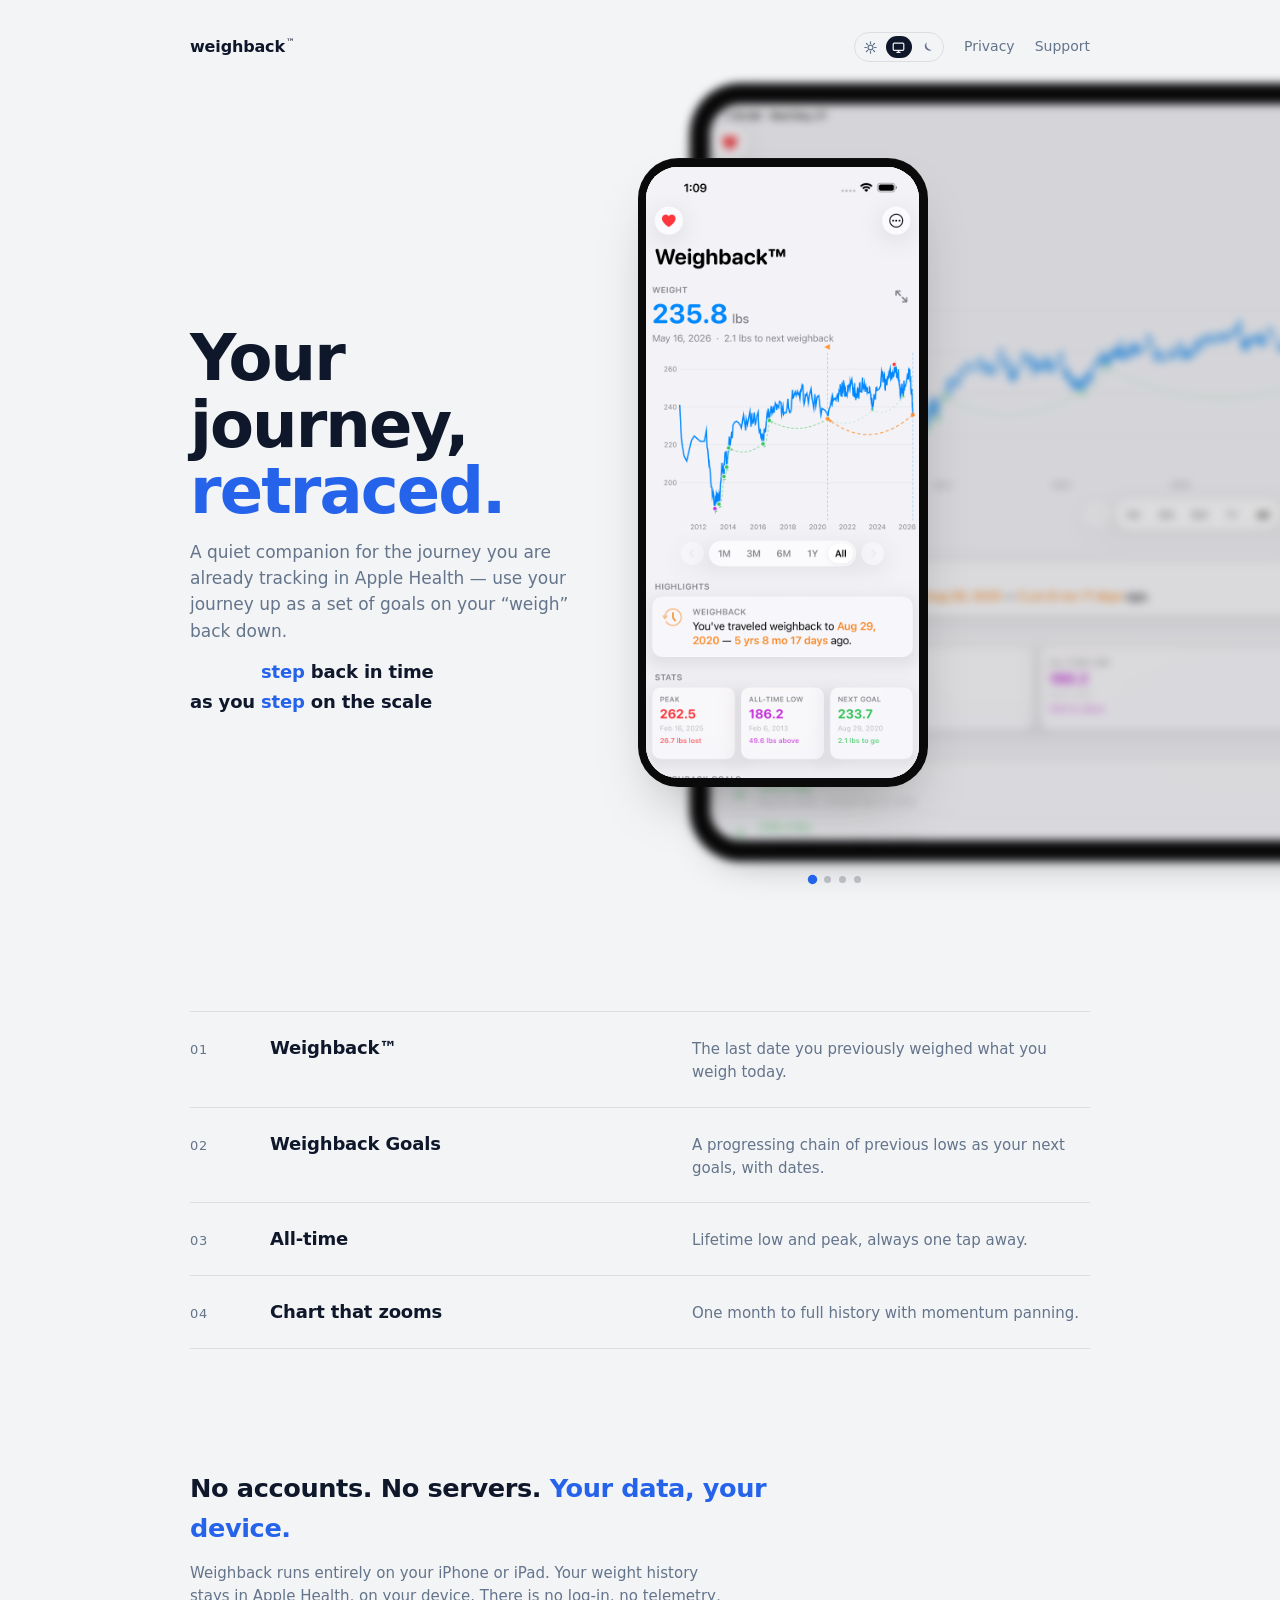
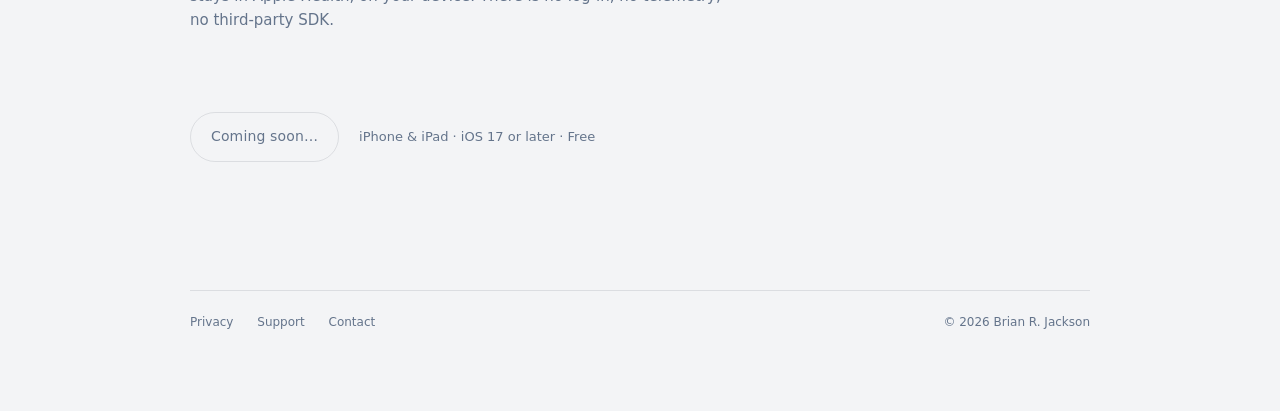
<file: index.html>
<!doctype html>
<html lang="en">
<head>
<meta charset="utf-8">
<meta name="viewport" content="width=device-width, initial-scale=1">
<title>Weighback — Your journey, retraced.</title>
<style>
  :root {
    color-scheme: light dark;
    --sans: -apple-system, BlinkMacSystemFont, "SF Pro Display", "SF Pro Text", "Inter", system-ui, sans-serif;
    --paper: #f3f4f6;
    --ink:   #0f172a;
    --ink-2: #64748b;
    --line:  rgba(15,23,42,0.10);
    --accent:#2563eb;
    --device:#0a0a0b;
  }
  body[data-mode="dark"] {
    --paper: #0b1220;
    --ink:   #e2e8f0;
    --ink-2: #8896ab;
    --line:  rgba(255,255,255,0.10);
    --accent:#60a5fa;
    --device:#000000;
  }
  @media (prefers-color-scheme: dark) {
    body[data-mode="system"] {
      --paper: #0b1220;
      --ink:   #e2e8f0;
      --ink-2: #8896ab;
      --line:  rgba(255,255,255,0.10);
      --accent:#60a5fa;
      --device:#000000;
    }
  }

  * { box-sizing: border-box; }
  html, body {
    margin:0; padding:0;
    background: var(--paper);
    color: var(--ink);
    font-family: var(--sans);
    font-size: 16px; line-height: 1.55;
    -webkit-font-smoothing: antialiased;
    transition: background .35s, color .35s;
    overflow-x: hidden;
  }

  .wrap { max-width: 980px; margin: 0 auto; padding: 32px clamp(20px, 4vw, 40px) 80px; overflow: visible; }

  nav.top { display:flex; align-items:center; justify-content:space-between; flex-wrap:wrap; gap: 12px; }
  .word { font-weight: 600; letter-spacing: -0.01em; font-size: 16px; }
  .word sup { font-size: 9px; vertical-align: super; opacity: 0.7; margin-left: 1px; }
  .top-right { display:flex; align-items:center; gap: 20px; }
  .top-right a { color: var(--ink-2); text-decoration:none; font-size: 14px; }
  .top-right a:hover { color: var(--accent); }
  .mode-switch {
    display: inline-flex; align-items: center; gap: 2px;
    padding: 3px;
    border: 1px solid var(--line); border-radius: 999px;
  }
  .mode-switch button {
    appearance: none; border: 0; padding: 0; cursor: pointer;
    background: transparent;
    width: 26px; height: 22px;
    display: inline-flex; align-items: center; justify-content: center;
    color: var(--ink-2);
    border-radius: 999px;
    transition: background .2s, color .2s;
  }
  .mode-switch button:hover { color: var(--ink); }
  .mode-switch button[aria-pressed="true"] {
    background: var(--ink); color: var(--paper);
  }
  .mode-switch svg { width: 13px; height: 13px; }

  .hero {
    margin-top: clamp(56px, 9vw, 96px);
    display: grid;
    grid-template-columns: 1fr;
    gap: clamp(48px, 7vw, 80px);
    align-items: center;
    justify-items: center;
  }
  .hero-text { width: 100%; transition: transform .65s cubic-bezier(.22,.7,.2,1), opacity .35s ease; }
  .device-area { transition: transform .65s cubic-bezier(.22,.7,.2,1); }

  /* When iPad is brought front: text slides off left, devices shift left
     so the iPad lands centered in the viewport. */
  .hero.is-ipad-front .hero-text {
    transform: translateX(-120%);
    opacity: 0;
    pointer-events: none;
  }
  .hero.is-ipad-front .device-area {
    transform: translateX(-38vw);
  }
  .hero h1 {
    font-weight: 600;
    font-size: clamp(36px, 5.2vw, 64px);
    letter-spacing: -0.03em;
    line-height: 1.04;
    margin: 0;
    max-width: 14ch;
  }
  .hero h1 .accent { color: var(--accent); }
  .hero .sub { color: var(--ink-2); font-size: 17px; max-width: 44ch; margin: 14px 0 0; }
  .hero .sub.tag {
    margin-top: 14px;
    color: var(--ink);
    font-weight: 600;
    letter-spacing: -0.01em;
    font-size: 18px;
  }
  .hero .tagline {
    display: grid;
    grid-template-columns: auto auto auto;
    column-gap: 0; row-gap: 0.12em;
    width: max-content;
  }
  .hero .tagline .ac { color: var(--accent); }

  /* ---------- Device stage (iPad landscape behind iPhone portrait) ---------- */
  .device-area { display: flex; flex-direction: column; align-items: flex-start; }
  .device-stage {
    position: relative;
    width: clamp(220px, 24vw, 290px);
    aspect-ratio: 1290 / 2796;
    overflow: visible;
  }
  .device {
    position: absolute;
    background: var(--device);
    cursor: pointer;
    transition: filter .35s, box-shadow .35s, z-index 0s linear .25s, transform .55s cubic-bezier(.22,.7,.2,1);
  }
  /* iPhone — outer corner is a true circle: 14% × stage_W = 6.46% × stage_H
     (stage_H/stage_W = 2796/1290 = 2.167). Padding uniform so bezel is even. */
  .device.iphone {
    top: 0;
    left: -18%;
    width: 100%;
    height: 100%;
    border-radius: 14% / 6.46%;
    padding: 3%;
  }
  /* iPad to-scale landscape. iPad-width/iPad-height = 3.502/2.681 = 1.306.
     Outer corner is a circle in pixel space: x% = 5.0, y% = 5.0 × 1.306 = 6.53.
     Tighter than the display radius — matches the iPad's exterior chamfer.
     Padding 7% of stage_W = 2% of iPad's own width — matches the real
     iPad Pro 13" M5 bezel (~5.75mm of 281.5mm width).
     Outline = thin aluminum case edge visible face-on. */
  .device.ipad {
    width: 350.2%;
    height: 123.7%;
    left: 0;
    top: 50%;
    transform: translateY(-50%);
    border-radius: 5% / 6.53%;
    padding: 7%;
    outline: 1.5px solid #a8acaf;
    outline-offset: 0;
  }
  .device .screen {
    position: relative; width:100%; height:100%; overflow:hidden;
    background: var(--paper);
    transition: background .35s;
  }
  /* Screen radii: same absolute pixel radius as the device, minus the
     bezel thickness. Both corners stay perfectly concentric circles, so
     the bezel thickness is constant all the way around.
     iPhone: R = 0.14W - 0.03W = 0.11W. screen_W = 0.94W, screen_H = 2.107W.
       x = 0.11 / 0.94  = 11.70%   y = 0.11 / 2.107 = 5.22%
     iPad (5% outer, 7% stage padding = 2% of iPad width):
       R_outer = 0.05 × 3.502 = 0.175W'.  R_inner = 0.175 - 0.07 = 0.105W'.
       screen_W = 3.362W', screen_H = 2.541W'
       x = 0.105 / 3.362 = 3.12%   y = 0.105 / 2.541 = 4.13% */
  .device.iphone .screen { border-radius: 11.7% / 5.22%; }
  .device.ipad   .screen { border-radius: 3.12% / 4.13%; }

  /* Media layers:
     .poster   = always-visible static base (first screenshot)
     .m-video  = autoplay loop, FRONT device only, hidden if fallback / not ready
     .m-img    = fallback carousel, FRONT device only, hidden in normal video mode */
  .poster, .m-video, .m-img {
    position: absolute; inset: 0; width: 100%; height: 100%;
    object-fit: cover;
  }
  .poster  { z-index: 1; }
  .m-video { z-index: 2; background: transparent; }
  .m-img   { z-index: 3; opacity: 0; transition: opacity 1s ease; }
  .m-img.on { opacity: 1; }

  /* Back device shows ONLY the poster — no video, no carousel cycling. */
  .device.back .m-video { display: none; }
  .device.back .m-img   { display: none; }

  /* Fallback mode (reduced motion / slow conn): hide all videos; carousel cycles on front. */
  body.use-fallback .m-video { display: none; }
  body.use-fallback .device.back .m-img { display: none; }

  /* Normal mode (video plays): hide carousel imgs everywhere — poster + video do the work. */
  body.media-ready:not(.use-fallback) .m-img { display: none; }

  /* Pre-probe state (haven't decided fallback vs video yet): show poster only. */
  body:not(.media-ready) .m-video { display: none; }
  body:not(.media-ready) .m-img   { display: none; }

  .device.front {
    z-index: 2;
    box-shadow: 0 30px 60px -25px rgba(0,0,0,0.35), 0 1px 0 rgba(255,255,255,0.04) inset;
    transition-delay: 0s;
    filter: none;
  }
  /* Depth-of-field on the rear device — blur + slight dim. */
  .device.back {
    z-index: 1;
    filter: brightness(0.88) saturate(0.92) blur(4px);
    box-shadow: 0 20px 40px -28px rgba(0,0,0,0.45);
  }
  .device.back:hover { filter: brightness(0.96) saturate(0.98) blur(2px); }
  body[data-mode="dark"] .device.front { box-shadow: 0 30px 60px -25px rgba(0,0,0,0.7), 0 0 0 1px rgba(255,255,255,0.06) inset; }
  body[data-mode="dark"] .device.back  { box-shadow: 0 20px 40px -28px rgba(0,0,0,0.8); }

  /* Dots — shown only in fallback mode (video makes them redundant) */
  .dots {
    margin-top: clamp(78px, 7vw, 100px);
    display:flex; gap:8px;
    width: 100%;
    justify-content: center;
    position: relative;
    z-index: 5;
  }
  body:not(.use-fallback).media-ready .dots { display: none; }
  .dots button {
    appearance:none; border:0; padding:0;
    width:7px; height:7px; border-radius:50%;
    background: color-mix(in srgb, var(--ink) 22%, transparent);
    cursor:pointer; transition: background .25s, transform .25s;
  }
  .dots button.on { background: var(--accent); transform: scale(1.35); }
  .dots button:focus-visible { outline: 2px solid var(--accent); outline-offset: 3px; }

  .index { margin-top: clamp(80px, 12vw, 128px); border-top: 1px solid var(--line); }
  .index .row {
    display: grid; grid-template-columns: 56px 1fr 1fr; gap: 24px;
    align-items: baseline; padding: 22px 0;
    border-bottom: 1px solid var(--line);
  }
  .index .num { font-variant-numeric: tabular-nums; color: var(--ink-2); font-size: 13px; letter-spacing: 0.06em; }
  .index .name { font-weight: 600; font-size: 18px; letter-spacing: -0.01em; }
  .index .desc { color: var(--ink-2); font-size: 15px; }

  .doesnt { margin-top: clamp(80px, 12vw, 120px); max-width: 640px; }
  .doesnt h2 { font-weight: 600; font-size: clamp(20px, 2vw, 26px); letter-spacing: -0.015em; margin: 0 0 14px; }
  .doesnt h2 .accent { color: var(--accent); }
  .doesnt p { color: var(--ink-2); margin: 0; font-size: 15px; max-width: 56ch; }

  .cta { margin-top: clamp(56px, 8vw, 80px); display:flex; align-items:center; gap: 20px; flex-wrap: wrap; }
  .cta .btn-disabled {
    display: inline-flex; align-items: center; gap: 8px;
    padding: 13px 20px; border-radius: 999px;
    background: transparent;
    border: 1px solid var(--line);
    color: var(--ink-2);
    font-weight: 500; font-size: 14px;
    letter-spacing: 0.01em;
    cursor: not-allowed;
    user-select: none;
  }
  .cta small { color: var(--ink-2); font-size: 13px; }

  footer.bot {
    margin-top: clamp(96px, 12vw, 128px);
    padding-top: 22px;
    border-top: 1px solid var(--line);
    display:flex; justify-content:space-between; align-items:center; flex-wrap:wrap; gap: 12px;
    color: var(--ink-2); font-size: 12px;
  }
  footer.bot a { color: var(--ink-2); text-decoration:none; margin-right: 20px; }
  footer.bot a:hover { color: var(--accent); }

  @media (min-width: 720px) {
    .hero { grid-template-columns: 1.05fr 1fr; justify-items: start; }
  }

  /* ---------- Responsive device showcase ----------
     Phone viewport: hide iPad, center the iPhone.
     Tablet viewport: hide iPhone, re-anchor stage to iPad-landscape shape.
     Desktop (≥1200px): show both, iPad bleeds right behind iPhone. */
  @media (max-width: 1199px) {
    /* Disable the iPad-front layout shift — only one device shown. */
    .hero.is-ipad-front .hero-text { transform: none; opacity: 1; pointer-events: auto; }
    .hero.is-ipad-front .device-area { transform: none; }
    /* No swap target = no swap affordance / no DOF / no hover state. */
    .device { cursor: default; }
    .device.back,
    .device.back:hover {
      filter: none;
      box-shadow: 0 30px 60px -25px rgba(0,0,0,0.35), 0 1px 0 rgba(255,255,255,0.04) inset;
    }
  }

  /* Phone — iPhone only, centered */
  @media (max-width: 767px) {
    .hero { grid-template-columns: 1fr; }
    .device-area { align-items: center; width: 100%; }
    .device.ipad { display: none; }
    .device-stage {
      width: clamp(220px, 70vw, 320px);
      margin: 0 auto;
    }
    .device.iphone { left: 0; }
  }

  /* Tablet — iPad only, scaled to fit, centered */
  @media (min-width: 768px) and (max-width: 1199px) {
    .hero { grid-template-columns: 1fr; }
    .device-area { align-items: center; width: 100%; }
    .device.iphone { display: none; }
    .device-stage {
      width: min(78vw, 820px);
      aspect-ratio: 1.306;
      margin: 0 auto;
    }
    .device.ipad {
      width: 100%;
      height: 100%;
      left: 0;
      top: 0;
      transform: none;
      /* On desktop, padding 7% of stage_W = 2% of iPad_W (iPad is 350% of stage).
         On tablet, stage_W == iPad_W, so use 2% directly. */
      padding: 2%;
    }
  }
</style>
</head>
<body data-mode="light">
  <div class="wrap">

    <nav class="top">
      <div class="word">weighback<sup>™</sup></div>
      <div class="top-right">
        <div class="mode-switch" role="radiogroup" aria-label="Color theme">
          <button type="button" data-mode="light" aria-label="Light" title="Light">
            <svg viewBox="0 0 16 16" fill="none" stroke="currentColor" stroke-width="1.5" stroke-linecap="round" aria-hidden="true"><circle cx="8" cy="8" r="3"/><path d="M8 1v2M8 13v2M1 8h2M13 8h2M3.05 3.05l1.4 1.4M11.55 11.55l1.4 1.4M3.05 12.95l1.4-1.4M11.55 4.45l1.4-1.4"/></svg>
          </button>
          <button type="button" data-mode="system" aria-label="System" title="System">
            <svg viewBox="0 0 16 16" fill="none" stroke="currentColor" stroke-width="1.5" stroke-linejoin="round" aria-hidden="true"><rect x="1.5" y="2.5" width="13" height="9" rx="1.2"/><path d="M5.5 14h5M8 11.5v2.5"/></svg>
          </button>
          <button type="button" data-mode="dark" aria-label="Dark" title="Dark">
            <svg viewBox="0 0 16 16" fill="currentColor" aria-hidden="true"><path d="M8.5 1.5A6.5 6.5 0 0 0 14.5 11 5.5 5.5 0 0 1 8.5 1.5z"/></svg>
          </button>
        </div>
        <a href="privacy.html">Privacy</a>
        <a href="support.html">Support</a>
      </div>
    </nav>

    <section class="hero">
      <div class="hero-text">
        <h1>Your journey, <span class="accent">retraced.</span></h1>
        <p class="sub">A quiet companion for the journey you are already tracking in Apple Health — use your journey up as a set of goals on your &ldquo;weigh&rdquo; back down.</p>
        <div class="sub tag tagline">
          <span></span><span class="ac">step&nbsp;</span><span>back in time</span>
          <span>as you&nbsp;</span><span class="ac">step&nbsp;</span><span>on the scale</span>
        </div>
      </div>

      <div class="device-area">
        <div class="device-stage">
          <div class="device ipad back" data-dev="ipad" data-orient="landscape">
            <div class="screen">
              <img class="poster" data-img="01-main-all.png" alt="">
              <video class="m-video" muted loop playsinline preload="none" aria-hidden="true"></video>
              <img class="m-img on" data-img="01-main-all.png" alt="">
              <img class="m-img" data-img="02-main-1Y.png" alt="">
              <img class="m-img" data-img="03-fullscreen.png" alt="">
              <img class="m-img" data-img="05-goals.png" alt="">
            </div>
          </div>
          <div class="device iphone front" data-dev="iphone" data-orient="portrait">
            <div class="screen">
              <img class="poster" data-img="01-main-all.png" alt="">
              <video class="m-video" autoplay muted loop playsinline preload="metadata" aria-hidden="true"></video>
              <img class="m-img on" data-img="01-main-all.png" alt="">
              <img class="m-img" data-img="02-main-1Y.png" alt="">
              <img class="m-img" data-img="03-fullscreen.png" alt="">
              <img class="m-img" data-img="05-goals.png" alt="">
            </div>
          </div>
        </div>
        <div class="dots" role="tablist" aria-label="Screenshots">
          <button class="on" data-i="0" aria-label="Main view"></button>
          <button data-i="1" aria-label="One-year zoom"></button>
          <button data-i="2" aria-label="Fullscreen chart"></button>
          <button data-i="3" aria-label="Goals"></button>
        </div>
      </div>
    </section>

    <section class="index">
      <div class="row"><span class="num">01</span><span class="name">Weighback&trade;</span><span class="desc">The last date you previously weighed what you weigh today.</span></div>
      <div class="row"><span class="num">02</span><span class="name">Weighback Goals</span><span class="desc">A progressing chain of previous lows as your next goals, with dates.</span></div>
      <div class="row"><span class="num">03</span><span class="name">All-time</span><span class="desc">Lifetime low and peak, always one tap away.</span></div>
      <div class="row"><span class="num">04</span><span class="name">Chart that zooms</span><span class="desc">One month to full history with momentum panning.</span></div>
    </section>

    <section class="doesnt">
      <h2>No accounts. No servers. <span class="accent">Your data, your device.</span></h2>
      <p>Weighback runs entirely on your iPhone or iPad. Your weight history stays in Apple Health, on your device. There is no log-in, no telemetry, no third-party SDK.</p>
    </section>

    <div class="cta">
      <span class="btn-disabled" aria-disabled="true">Coming soon&hellip;</span>
      <small>iPhone &amp; iPad · iOS 17 or later · Free</small>
    </div>

    <footer class="bot">
      <div>
        <a href="privacy.html">Privacy</a>
        <a href="support.html">Support</a>
        <a href="mailto:brian@jaxzin.com">Contact</a>
      </div>
      <span>© 2026 Brian R. Jackson</span>
    </footer>

  </div>

  <script>
    const body = document.body;
    const switchBtns = document.querySelectorAll('.mode-switch button');
    function effectiveMode() {
      const m = body.dataset.mode;
      if (m === 'light' || m === 'dark') return m;
      return matchMedia('(prefers-color-scheme: dark)').matches ? 'dark' : 'light';
    }

    // ---- Fallback detection -------------------------------------------------
    function shouldUseFallback() {
      if (matchMedia('(prefers-reduced-motion: reduce)').matches) return true;
      const c = navigator.connection;
      if (c) {
        if (c.saveData) return true;
        if (['slow-2g', '2g'].includes(c.effectiveType)) return true;
      }
      return false;
    }
    if (shouldUseFallback()) body.classList.add('use-fallback');
    if (navigator.connection) {
      navigator.connection.addEventListener('change', () => {
        body.classList.toggle('use-fallback', shouldUseFallback());
        refreshMedia();
      });
    }

    // ---- Source resolution --------------------------------------------------
    function keyFor(dev) {
      return `${dev.dataset.dev}-${effectiveMode()}-${dev.dataset.orient}`;
    }

    const ASSET_VERSION = '2026-05-27a';
    function refreshMedia() {
      const useFallback = body.classList.contains('use-fallback');
      const v = `?v=${ASSET_VERSION}`;
      document.querySelectorAll('.device').forEach(dev => {
        const key = keyFor(dev);
        const isFront = dev.classList.contains('front');
        const posterPath = `screens/${key}/01-main-all.png${v}`;
        const desiredSrc = `videos/${key}.mp4${v}`;
        // Static poster — always present, theme-matched
        const poster = dev.querySelector('.poster');
        if (poster) poster.src = posterPath;
        // Carousel imgs — theme-matched (only shown in fallback mode, only on front device)
        dev.querySelectorAll('.m-img').forEach(img => {
          img.src = `screens/${key}/${img.dataset.img}${v}`;
        });
        // Video — only the FRONT device loads/plays; back device is static.
        const video = dev.querySelector('.m-video');
        if (!video) return;
        video.poster = posterPath;
        if (isFront && !useFallback) {
          if (video.dataset.src !== desiredSrc) {
            video.dataset.src = desiredSrc;
            video.src = desiredSrc;
            video.load();
          }
          video.play().catch(() => {});
        } else {
          video.pause();
        }
      });
    }

    // ---- Probe whether videos exist; if not, force fallback ----------------
    function probeVideosAndActivate() {
      // Try the iPhone-light-portrait video — if it 404s, fall back.
      const probe = document.createElement('video');
      probe.preload = 'metadata';
      probe.muted = true;
      probe.src = 'videos/iphone-light-portrait.mp4';
      let settled = false;
      const decide = (hasVideo) => {
        if (settled) return; settled = true;
        if (!hasVideo) body.classList.add('use-fallback');
        body.classList.add('media-ready');
        refreshMedia();
      };
      probe.addEventListener('loadedmetadata', () => decide(true), { once: true });
      probe.addEventListener('error', () => decide(false), { once: true });
      setTimeout(() => decide(false), 4000); // hard cap
    }

    // ---- Carousel (fallback only; cycles FRONT device's .m-img stack) ------
    const dots = document.querySelectorAll('.dots button');
    let i = 0, timer;
    const stop  = () => { if (timer) { clearInterval(timer); timer = null; } };
    const go = (n) => {
      const front = document.querySelector('.device.front');
      if (!front) return;
      const imgs = front.querySelectorAll('.m-img');
      imgs.forEach(img => img.classList.remove('on'));
      dots[i]?.classList.remove('on');
      i = (n + imgs.length) % imgs.length;
      imgs[i]?.classList.add('on');
      dots[i]?.classList.add('on');
    };
    const start = () => { stop(); if (body.classList.contains('use-fallback')) timer = setInterval(() => go(i + 1), 4200); };
    dots.forEach(d => d.addEventListener('click', () => { go(parseInt(d.dataset.i, 10)); start(); }));
    start();

    // ---- iPad/iPhone swap (click anywhere on a device toggles) -------------
    const stage = document.querySelector('.device-stage');
    const hero = document.querySelector('.hero');
    stage.addEventListener('click', (e) => {
      const clicked = e.target.closest('.device');
      if (!clicked) return;
      stage.querySelectorAll('.device').forEach(d => {
        d.classList.toggle('front');
        d.classList.toggle('back');
      });
      // Toggle the layout shift — when iPad is the new front, slide text off and center the iPad.
      const ipadFront = stage.querySelector('.device.ipad')?.classList.contains('front');
      hero.classList.toggle('is-ipad-front', !!ipadFront);
      // Front/back changed — new front device may need video src loaded; back pauses.
      refreshMedia();
      // Reset carousel index so fallback restarts at frame 0 on the new front.
      i = 0;
      dots.forEach((d, idx) => d.classList.toggle('on', idx === 0));
      document.querySelectorAll('.m-img.on').forEach(img => img.classList.remove('on'));
      const front = document.querySelector('.device.front');
      front?.querySelector('.m-img')?.classList.add('on');
    });

    // ---- Color theme (light / dark / system) -------------------------------
    const applyMode = (m) => {
      body.setAttribute('data-mode', m);
      switchBtns.forEach(b => b.setAttribute('aria-pressed', b.dataset.mode === m ? 'true' : 'false'));
      try { localStorage.setItem('wb-mode', m); } catch (_) {}
      refreshMedia();
    };
    applyMode(localStorage.getItem('wb-mode') || 'system');
    switchBtns.forEach(b => b.addEventListener('click', () => applyMode(b.dataset.mode)));
    matchMedia('(prefers-color-scheme: dark)').addEventListener('change', () => {
      if (body.dataset.mode === 'system') refreshMedia();
    });

    probeVideosAndActivate();
  </script>
</body>
</html>
</file>
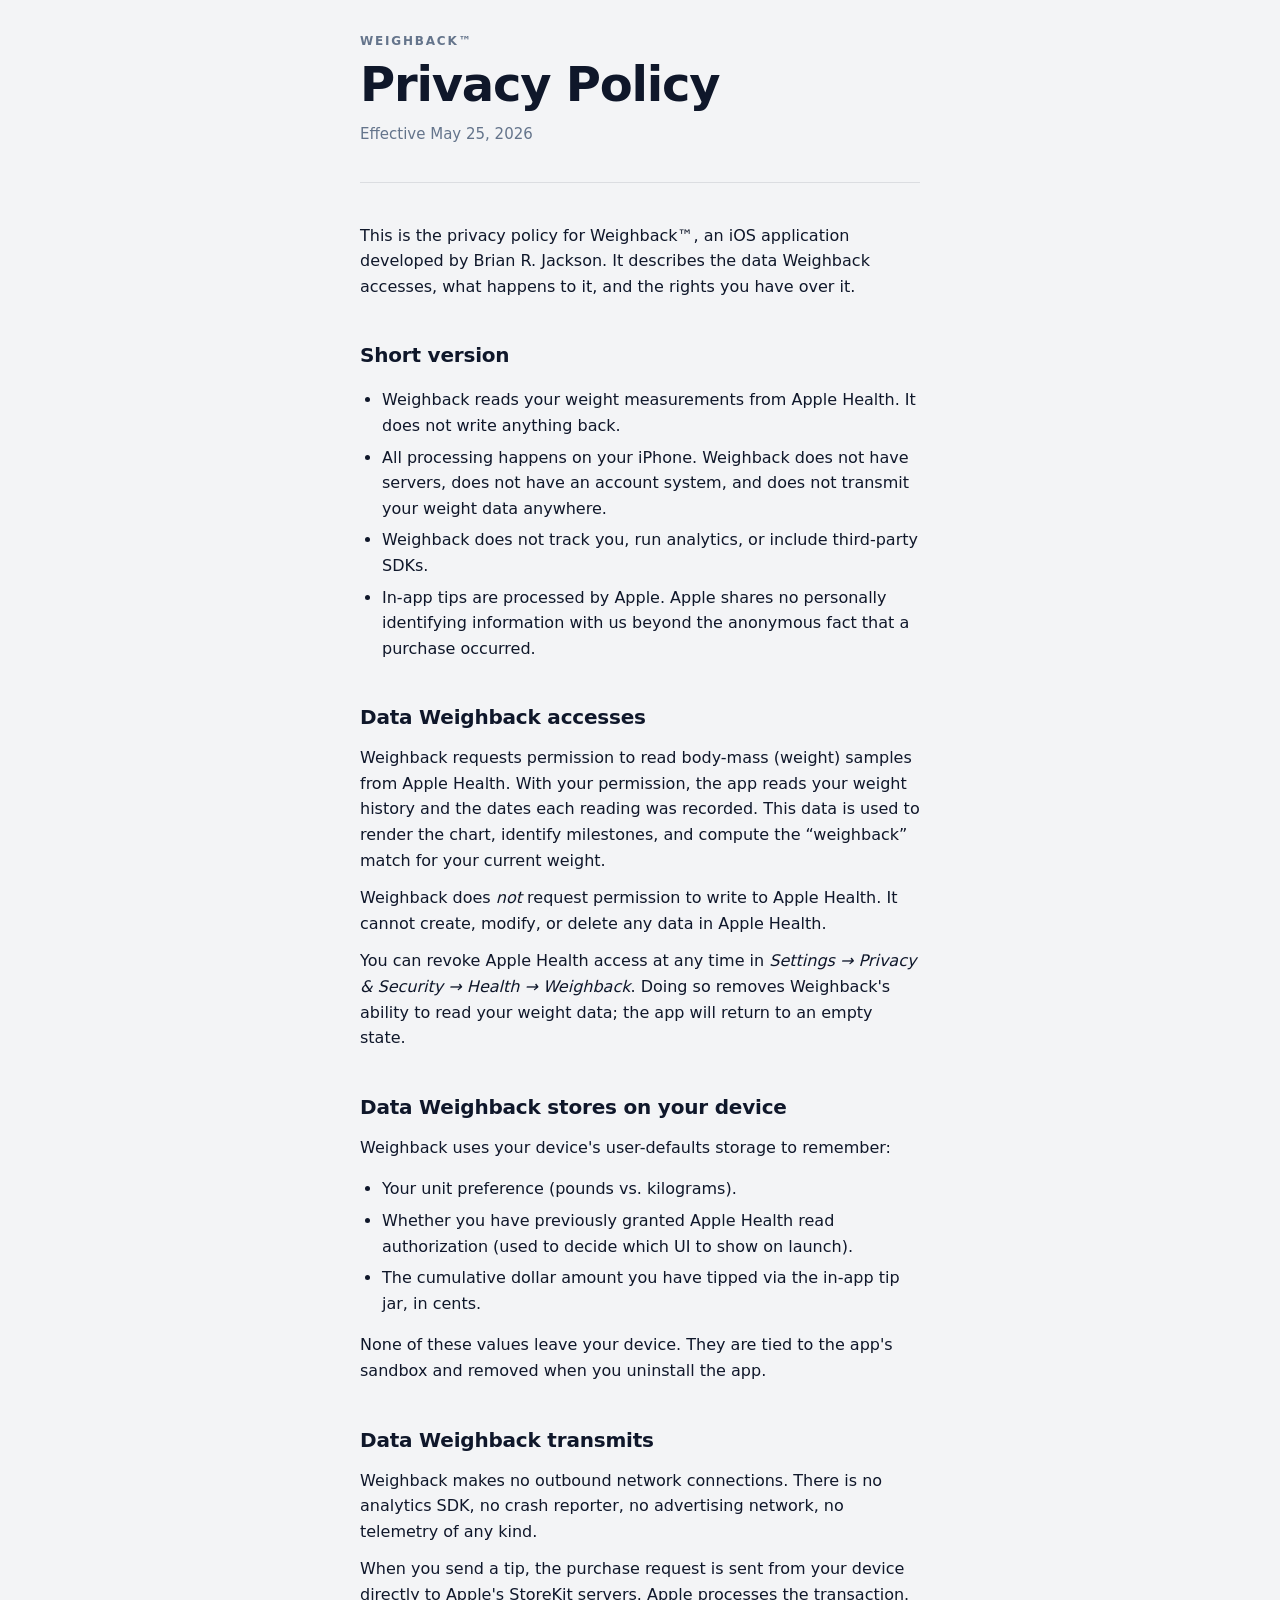
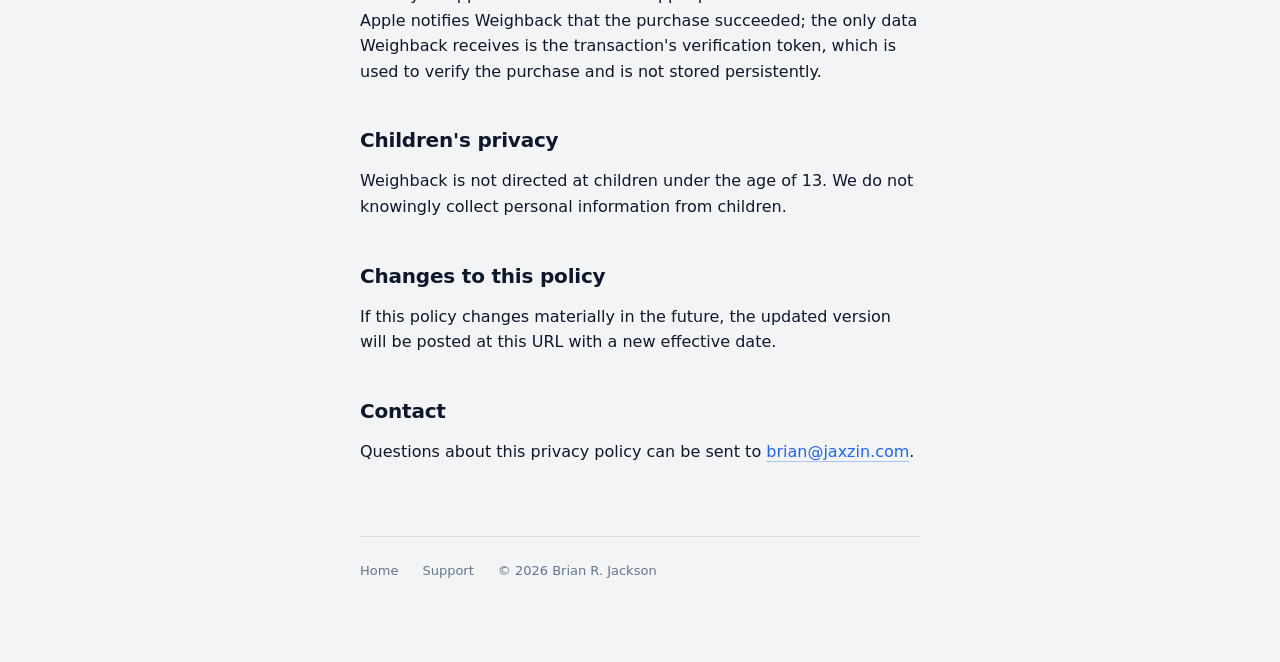
<file: privacy.html>
<!doctype html>
<html lang="en">
<head>
  <meta charset="utf-8">
  <meta name="viewport" content="width=device-width, initial-scale=1">
  <title>Weighback &mdash; Privacy Policy</title>
  <link rel="stylesheet" href="style.css">
</head>
<body class="prose" data-mode="system">
  <script>try { document.body.dataset.mode = localStorage.getItem('wb-mode') || 'system'; } catch (_) {}</script>
  <main class="shell">
    <header>
      <div class="brand">Weighback&trade;</div>
      <h1>Privacy Policy</h1>
      <p class="lead">Effective May 25, 2026</p>
    </header>

    <p>This is the privacy policy for Weighback&trade;, an iOS application developed by Brian R. Jackson. It describes the data Weighback accesses, what happens to it, and the rights you have over it.</p>

    <h2>Short version</h2>
    <ul>
      <li>Weighback reads your weight measurements from Apple Health. It does not write anything back.</li>
      <li>All processing happens on your iPhone. Weighback does not have servers, does not have an account system, and does not transmit your weight data anywhere.</li>
      <li>Weighback does not track you, run analytics, or include third-party SDKs.</li>
      <li>In-app tips are processed by Apple. Apple shares no personally identifying information with us beyond the anonymous fact that a purchase occurred.</li>
    </ul>

    <h2>Data Weighback accesses</h2>
    <p>Weighback requests permission to read body-mass (weight) samples from Apple Health. With your permission, the app reads your weight history and the dates each reading was recorded. This data is used to render the chart, identify milestones, and compute the &ldquo;weighback&rdquo; match for your current weight.</p>
    <p>Weighback does <em>not</em> request permission to write to Apple Health. It cannot create, modify, or delete any data in Apple Health.</p>
    <p>You can revoke Apple Health access at any time in <em>Settings &rarr; Privacy &amp; Security &rarr; Health &rarr; Weighback</em>. Doing so removes Weighback's ability to read your weight data; the app will return to an empty state.</p>

    <h2>Data Weighback stores on your device</h2>
    <p>Weighback uses your device's user-defaults storage to remember:</p>
    <ul>
      <li>Your unit preference (pounds vs. kilograms).</li>
      <li>Whether you have previously granted Apple Health read authorization (used to decide which UI to show on launch).</li>
      <li>The cumulative dollar amount you have tipped via the in-app tip jar, in cents.</li>
    </ul>
    <p>None of these values leave your device. They are tied to the app's sandbox and removed when you uninstall the app.</p>

    <h2>Data Weighback transmits</h2>
    <p>Weighback makes no outbound network connections. There is no analytics SDK, no crash reporter, no advertising network, no telemetry of any kind.</p>
    <p>When you send a tip, the purchase request is sent from your device directly to Apple's StoreKit servers. Apple processes the transaction. Apple notifies Weighback that the purchase succeeded; the only data Weighback receives is the transaction's verification token, which is used to verify the purchase and is not stored persistently.</p>

    <h2>Children's privacy</h2>
    <p>Weighback is not directed at children under the age of 13. We do not knowingly collect personal information from children.</p>

    <h2>Changes to this policy</h2>
    <p>If this policy changes materially in the future, the updated version will be posted at this URL with a new effective date.</p>

    <h2>Contact</h2>
    <p>Questions about this privacy policy can be sent to <a href="mailto:brian@jaxzin.com">brian@jaxzin.com</a>.</p>

    <nav class="footer">
      <a href="index.html">Home</a>
      <a href="support.html">Support</a>
      <span>&copy; 2026 Brian R. Jackson</span>
    </nav>
  </main>
</body>
</html>
</file>
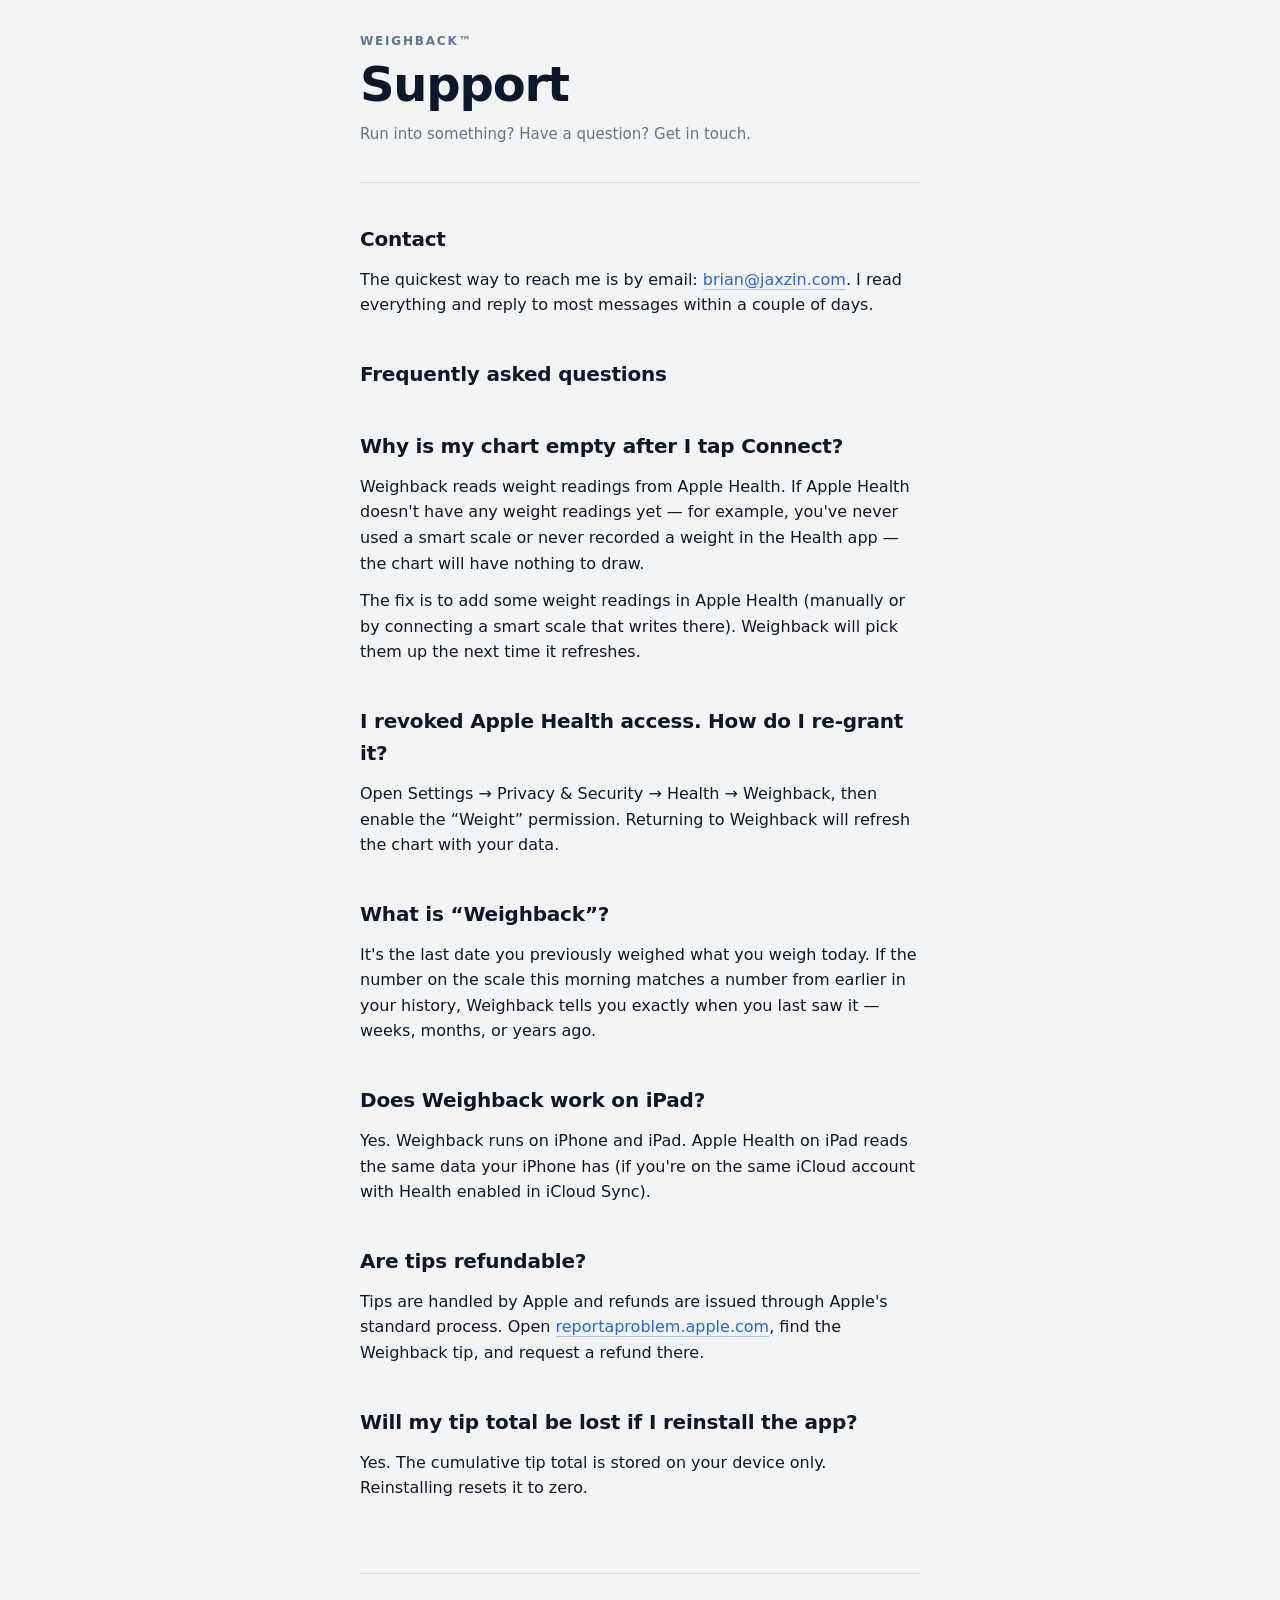
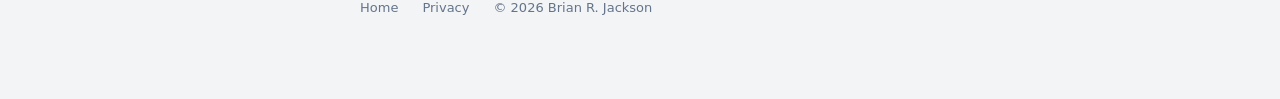
<file: support.html>
<!doctype html>
<html lang="en">
<head>
  <meta charset="utf-8">
  <meta name="viewport" content="width=device-width, initial-scale=1">
  <title>Weighback &mdash; Support</title>
  <link rel="stylesheet" href="style.css">
</head>
<body class="prose" data-mode="system">
  <script>try { document.body.dataset.mode = localStorage.getItem('wb-mode') || 'system'; } catch (_) {}</script>
  <main class="shell">
    <header>
      <div class="brand">Weighback&trade;</div>
      <h1>Support</h1>
      <p class="lead">Run into something? Have a question? Get in touch.</p>
    </header>

    <h2>Contact</h2>
    <p>The quickest way to reach me is by email: <a href="mailto:brian@jaxzin.com">brian@jaxzin.com</a>. I read everything and reply to most messages within a couple of days.</p>

    <h2>Frequently asked questions</h2>

    <h2>Why is my chart empty after I tap Connect?</h2>
    <p>Weighback reads weight readings from Apple Health. If Apple Health doesn't have any weight readings yet &mdash; for example, you've never used a smart scale or never recorded a weight in the Health app &mdash; the chart will have nothing to draw.</p>
    <p>The fix is to add some weight readings in Apple Health (manually or by connecting a smart scale that writes there). Weighback will pick them up the next time it refreshes.</p>

    <h2>I revoked Apple Health access. How do I re-grant it?</h2>
    <p>Open Settings &rarr; Privacy &amp; Security &rarr; Health &rarr; Weighback, then enable the &ldquo;Weight&rdquo; permission. Returning to Weighback will refresh the chart with your data.</p>

    <h2>What is &ldquo;Weighback&rdquo;?</h2>
    <p>It's the last date you previously weighed what you weigh today. If the number on the scale this morning matches a number from earlier in your history, Weighback tells you exactly when you last saw it &mdash; weeks, months, or years ago.</p>

    <h2>Does Weighback work on iPad?</h2>
    <p>Yes. Weighback runs on iPhone and iPad. Apple Health on iPad reads the same data your iPhone has (if you're on the same iCloud account with Health enabled in iCloud Sync).</p>

    <h2>Are tips refundable?</h2>
    <p>Tips are handled by Apple and refunds are issued through Apple's standard process. Open <a href="https://reportaproblem.apple.com">reportaproblem.apple.com</a>, find the Weighback tip, and request a refund there.</p>

    <h2>Will my tip total be lost if I reinstall the app?</h2>
    <p>Yes. The cumulative tip total is stored on your device only. Reinstalling resets it to zero.</p>

    <nav class="footer">
      <a href="index.html">Home</a>
      <a href="privacy.html">Privacy</a>
      <span>&copy; 2026 Brian R. Jackson</span>
    </nav>
  </main>
</body>
</html>
</file>
<file: style.css>
/* Weighback — prose pages (privacy, support).
   Matches index.html's slate + electric-blue palette and supports
   light / dark / system color schemes. */

:root {
  color-scheme: light dark;
  --sans:  -apple-system, BlinkMacSystemFont, "SF Pro Display", "SF Pro Text", "Inter", system-ui, sans-serif;
  --paper: #f3f4f6;
  --ink:   #0f172a;
  --ink-2: #64748b;
  --line:  rgba(15,23,42,0.10);
  --accent:#2563eb;
  --max:   640px;
}
body[data-mode="dark"] {
  --paper: #0b1220;
  --ink:   #e2e8f0;
  --ink-2: #8896ab;
  --line:  rgba(255,255,255,0.10);
  --accent:#60a5fa;
}
@media (prefers-color-scheme: dark) {
  body[data-mode="system"] {
    --paper: #0b1220;
    --ink:   #e2e8f0;
    --ink-2: #8896ab;
    --line:  rgba(255,255,255,0.10);
    --accent:#60a5fa;
  }
}

* { box-sizing: border-box; }
html, body {
  margin: 0;
  padding: 0;
  background: var(--paper);
  color: var(--ink);
  font-family: var(--sans);
  font-size: 16px;
  line-height: 1.6;
  -webkit-font-smoothing: antialiased;
  transition: background .35s, color .35s;
}

body.prose .shell {
  max-width: var(--max);
  margin: 0 auto;
  padding: 32px clamp(20px, 4vw, 40px) 80px;
}

body.prose header {
  margin-bottom: 40px;
  padding-bottom: 24px;
  border-bottom: 1px solid var(--line);
}
body.prose .brand {
  font-size: 12px;
  font-weight: 600;
  letter-spacing: 0.15em;
  text-transform: uppercase;
  color: var(--ink-2);
}
body.prose h1 {
  font-weight: 600;
  font-size: clamp(34px, 5vw, 48px);
  letter-spacing: -0.025em;
  line-height: 1.05;
  margin: 8px 0 0;
}
body.prose p.lead {
  color: var(--ink-2);
  margin-top: 12px;
  font-size: 15px;
}
body.prose h2 {
  font-weight: 600;
  font-size: 20px;
  letter-spacing: -0.01em;
  margin: 40px 0 8px;
  color: var(--ink);
}
body.prose p { margin: 12px 0; }
body.prose a {
  color: var(--accent);
  text-decoration: none;
  border-bottom: 1px solid color-mix(in srgb, var(--accent) 35%, transparent);
}
body.prose a:hover { border-bottom-color: var(--accent); }
body.prose ul, body.prose ol { padding-left: 22px; }
body.prose li { margin: 6px 0; }
body.prose code {
  font-family: ui-monospace, "SF Mono", Menlo, monospace;
  font-size: 0.92em;
  background: color-mix(in srgb, var(--ink) 6%, transparent);
  padding: 1px 6px;
  border-radius: 4px;
}

body.prose nav.footer {
  margin-top: 72px;
  padding-top: 24px;
  border-top: 1px solid var(--line);
  display: flex;
  gap: 24px;
  flex-wrap: wrap;
  font-size: 13px;
  color: var(--ink-2);
}
body.prose nav.footer a {
  color: var(--ink-2);
  border-bottom: 0;
}
body.prose nav.footer a:hover { color: var(--accent); }
</file>
